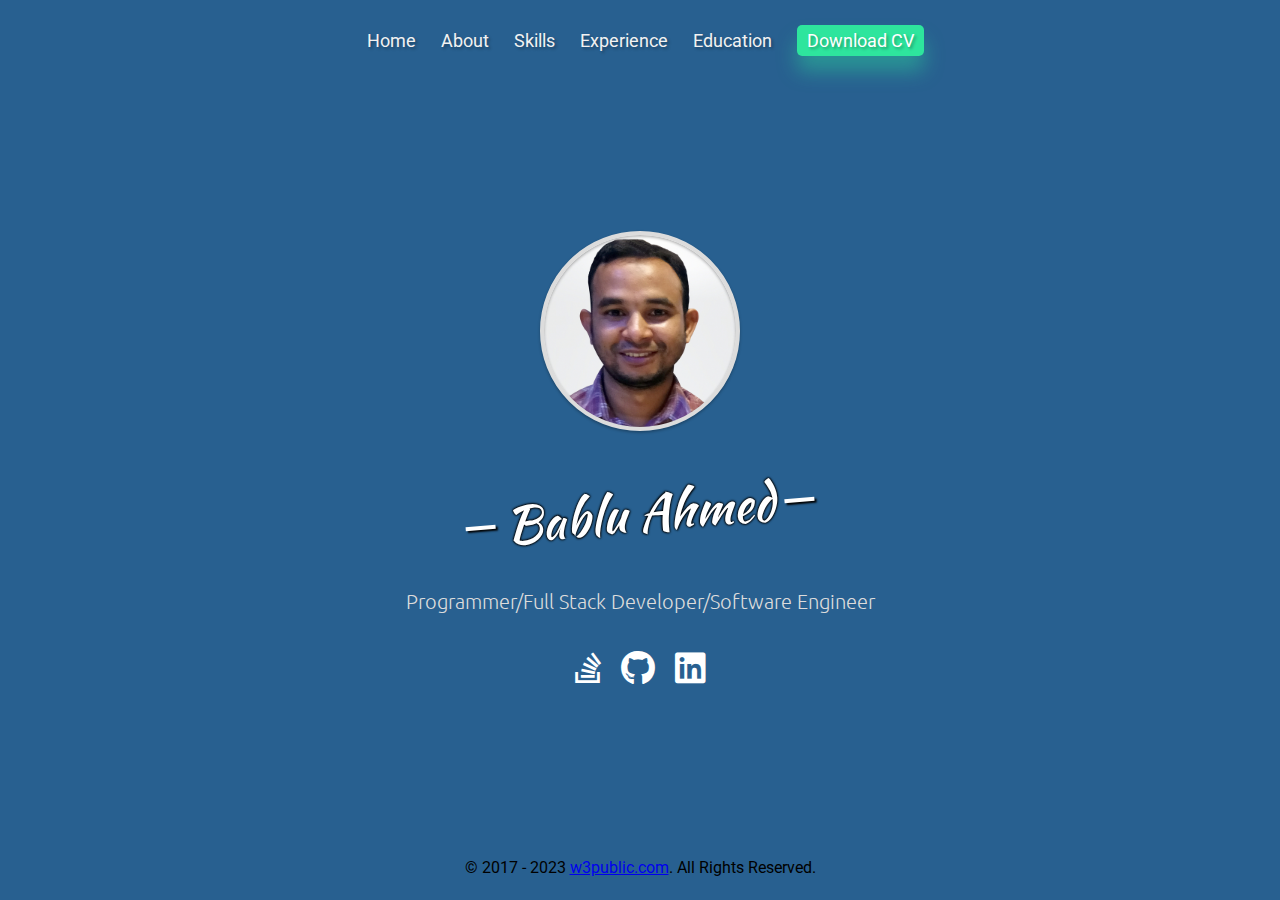
<file: index.html>
<!DOCTYPE html>
<html lang="en">

<head>
  <meta charset="UTF-8">
  <meta http-equiv="X-UA-Compatible" content="IE=edge">
  <meta name="viewport" content="width=device-width, initial-scale=1.0">
  <title>Bablu Ahmed</title>
  <link rel="shortcut icon" href="./images/favicon.ico" type="image/x-icon">
  <link rel="icon" href="./images/favicon.ico" type="image/x-icon">
  <link rel="stylesheet" href="./styles/home.style.css" />
</head>

<body>
  <div class="app-container">
    <header>
      <nav>
        <ul class="nav-list">
          <li><a href="/">Home</a></li>
          <li><a href="/about.html">About</a></li>
          <li><a href="/skills.html">Skills</a></li>
          <li><a href="/experience.html">Experience</a></li>
          <li><a href="/education.html">Education</a></li>
          <!-- <li><a href="#projects">Projects</a></li> -->
          <!-- <li><a href="#contact">Contact</a></li> -->
          <li class="cta"><a target="_blank"
              href="https://drive.google.com/uc?export=download&id=1VubfD5VU1hneHlEolHf27CRV4G4yBz5w">Download
              CV</a></li>
        </ul>
      </nav>
    </header>
    <main>
      <div class="profile-thumb">
      </div>
      <h1 class="name">Bablu Ahmed</h1>
      <h3 class="title">Programmer/Full Stack Developer/Software Engineer</h3>
      <ul class="social-links">
        <li><a target="_blank" href="https://stackoverflow.com/users/6836495/bablu-ahmed"><i
              class="icon fa-brands fa-stack-overflow"></i></a></li>
        <li><a target="_blank" href="https://github.com/bablukpik"><i class="icon fa-brands fa-github"></i></a></li>
        <li><a target="_blank" href="https://www.linkedin.com/in/bablukpik"><i
              class="icon fa-brands fa-linkedin"></i></a></li>
      </ul>
    </main>
    <footer>
      <p>&copy; 2017 - 2023 <a target="_self" href="http://w3public.com">w3public.com</a>. All Rights Reserved.</p>
    </footer>
  </div>
  <script>
    const currentPathname = window.location.pathname;
    document.querySelectorAll(".nav-list li a").forEach(el => {
      if (currentPathname === el.getAttribute("href")) {
        el.classList.add("active");
      } else {
        el.classList.remove("active");
      }
    });
  </script>
</body>

</html>
</file>
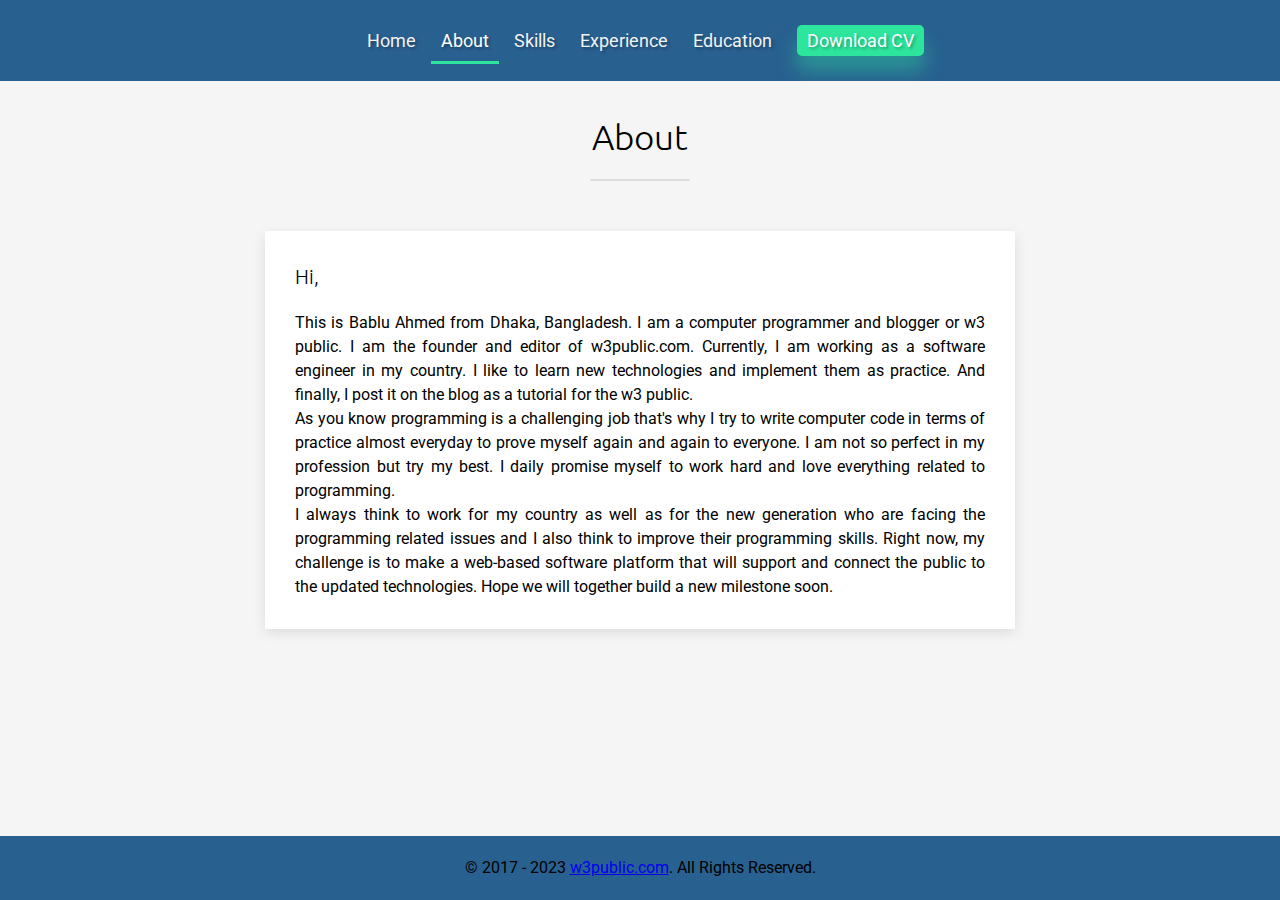
<file: about.html>
<!DOCTYPE html>
<html lang="en">

<head>
  <meta charset="UTF-8">
  <meta http-equiv="X-UA-Compatible" content="IE=edge">
  <meta name="viewport" content="width=device-width, initial-scale=1.0">
  <title>Bablu Ahmed</title>
  <link rel="shortcut icon" href="./images/favicon.ico" type="image/x-icon">
  <link rel="icon" href="./images/favicon.ico" type="image/x-icon">
  <link rel="stylesheet" href="./styles/about.style.css" />
</head>

<body>
  <div class="app-container">
    <header>
      <nav>
        <ul class="nav-list">
          <li><a href="/">Home</a></li>
          <li><a href="/about.html">About</a></li>
          <li><a href="/skills.html">Skills</a></li>
          <li><a href="/experience.html">Experience</a></li>
          <li><a href="/education.html">Education</a></li>
          <!-- <li><a href="#projects">Projects</a></li> -->
          <!-- <li><a href="#contact">Contact</a></li> -->
          <!-- <li class="cta"><a target="_blank" href="https://docs.google.com/document/d/1RoatFCE_emllY3CCXS_ndey2eqUNjhdebLsRwnftMt8/export?format=pdf">Download CV</a></li> -->
          <li class="cta"><a target="_blank" href="https://drive.google.com/uc?export=download&id=1VubfD5VU1hneHlEolHf27CRV4G4yBz5w">Download CV</a></li>
        </ul>
      </nav>
    </header>
    <main>
      <section id="about">
        <div class="page-title">
          <h2>About</h2>
        </div>
        <div class="page-content">
          <h3>Hi,</h3>
          <p>This is Bablu Ahmed from Dhaka, Bangladesh. I am a computer programmer and blogger or w3 public. I am the
            founder and editor of w3public.com. Currently, I am working as a software engineer in my country. I like to
            learn new technologies and implement them as practice. And finally, I post it on the blog as a tutorial for
            the
            w3 public.
          </p>
          <p>
            As you know programming is a challenging job that's why I try to write computer code in terms of practice
            almost
            everyday to prove myself again and again to everyone. I am not so perfect in my profession but try my best.
            I
            daily promise myself to work hard and love everything related to programming.
          </p>

          <p>
            I always think to work for my country as well as for the new generation who are facing the programming
            related
            issues and I also think to improve their programming skills. Right now, my challenge is to make a web-based
            software platform that will support and connect the public to the updated technologies. Hope we will
            together
            build a new milestone soon.
          </p>

        </div>
      </section>
    </main>
    <footer>
      <p>&copy; 2017 - 2023 <a target="_self" href="http://w3public.com">w3public.com</a>. All Rights Reserved.</p>
    </footer>
  </div>

  <script>
    const currentPathname = window.location.pathname;
    document.querySelectorAll(".nav-list li a").forEach(el => {
      if (currentPathname === el.getAttribute("href")) {
        el.classList.add("active");
      } else {
        el.classList.remove("active");
      }
    });
  </script>
</body>

</html>
</file>
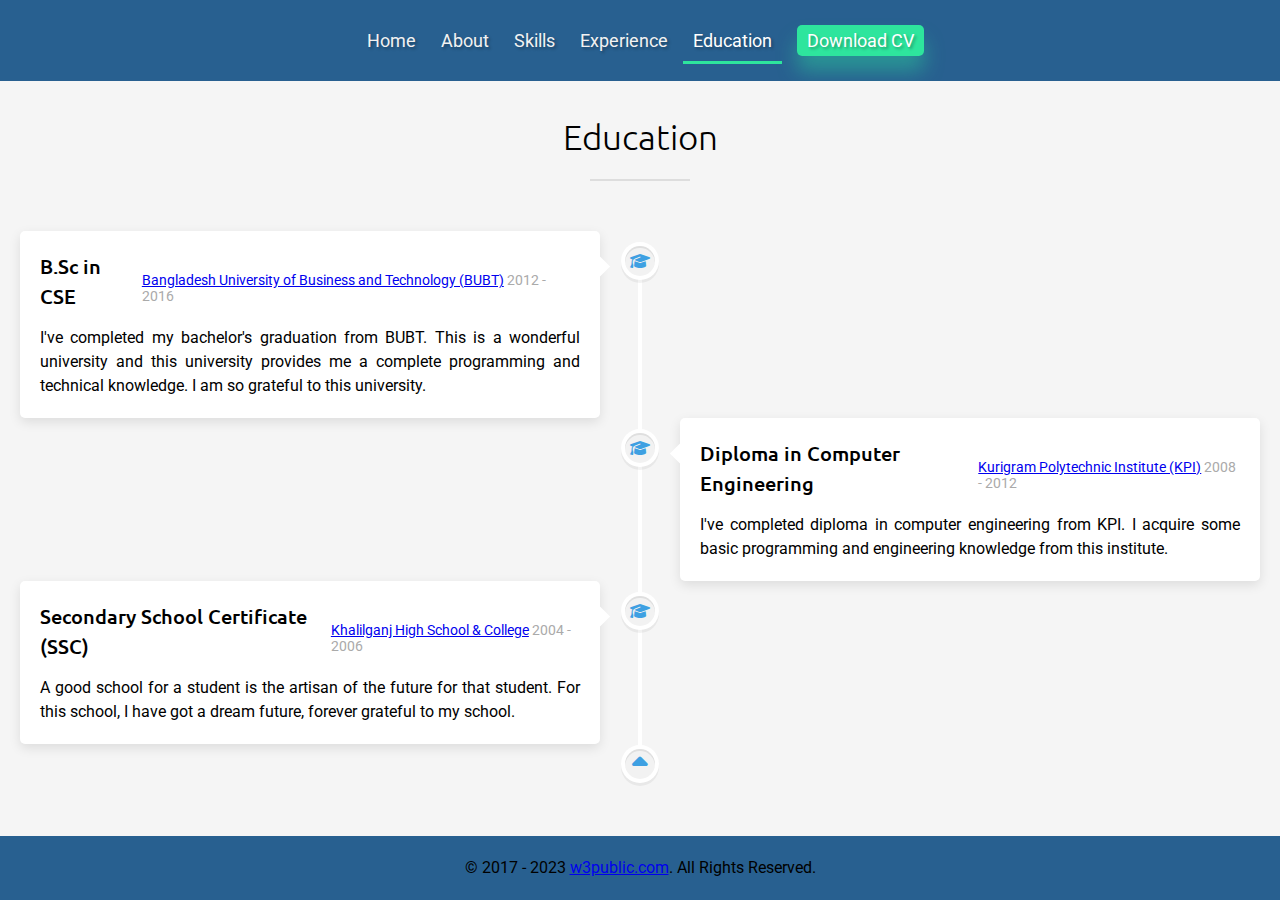
<file: education.html>
<!DOCTYPE html>
<html lang="en">

<head>
  <meta charset="UTF-8">
  <meta http-equiv="X-UA-Compatible" content="IE=edge">
  <meta name="viewport" content="width=device-width, initial-scale=1.0">
  <title>Bablu Ahmed</title>
  <link rel="shortcut icon" href="./images/favicon.ico" type="image/x-icon">
  <link rel="icon" href="./images/favicon.ico" type="image/x-icon">
  <link rel="stylesheet" href="./styles/education.style.css" />
</head>

<body>
  <div class="app-container">
    <header>
      <nav>
        <ul class="nav-list">
          <li><a href="/">Home</a></li>
          <li><a href="/about.html">About</a></li>
          <li><a href="/skills.html">Skills</a></li>
          <li><a href="/experience.html">Experience</a></li>
          <li><a href="/education.html">Education</a></li>
          <!-- <li><a href="#projects">Projects</a></li> -->
          <!-- <li><a href="#contact">Contact</a></li> -->
          <li class="cta"><a target="_blank"
              href="https://drive.google.com/uc?export=download&id=1VubfD5VU1hneHlEolHf27CRV4G4yBz5w">Download
              CV</a></li>
        </ul>
      </nav>
    </header>
    <main>
      <section id="education">
        <div class="page-title">
          <h2>Education</h2>
        </div>
        <div class="timeline">
          <div class="center-line">
            <a href="#" class="scroll-icon"><i class="fas fa-caret-up"></i></a>
          </div>
          <div class="timeline-item timeline-item-left">
            <section>
              <i class="icon fa-solid fa-graduation-cap"></i>
              <div class="details">
                <h3 class="title">B.Sc in CSE</h3>
                <span class="timeline-date"><a target="_blank" href="https://www.bubt.edu.bd">Bangladesh University of
                    Business and Technology (BUBT)</a> 2012 - 2016</span>
              </div>
              <p>I've completed my bachelor's graduation from BUBT. This is a wonderful university and this university
                provides me a complete programming and technical knowledge. I am so grateful to this university.</p>
            </section>
          </div>
          <div class="timeline-item timeline-item-right">
            <section>
              <i class="icon fa-solid fa-graduation-cap"></i>
              <div class="details">
                <h3 class="title">Diploma in Computer Engineering</h3>
                <span class="timeline-date"><a target="_blank" href="http://kpik.gov.bd">Kurigram Polytechnic
                    Institute (KPI)</a> 2008 - 2012</span>
              </div>
              <p>I've completed diploma in computer engineering from KPI. I acquire some basic programming and
                engineering knowledge from this institute.</p>
            </section>
          </div>
          <div class="timeline-item timeline-item-left">
            <section>
              <i class="icon fa-solid fa-graduation-cap"></i>
              <div class="details">
                <h3 class="title">Secondary School Certificate (SSC)</h3>
                <span class="timeline-date"><a target="_blank" href="#">Khalilganj High School & College</a> 2004 -
                  2006</span>
              </div>
              <p>A good school for a student is the artisan of the future for that student. For this school, I have got
                a dream future, forever grateful to my school.</p>
            </section>
          </div>
        </div>
      </section>
    </main>
    <footer>
      <p>&copy; 2017 - 2023 <a target="_self" href="http://w3public.com">w3public.com</a>. All Rights Reserved.</p>
    </footer>
  </div>
  <script>
    const currentPathname = window.location.pathname;
    document.querySelectorAll(".nav-list li a").forEach(el => {
      if (currentPathname === el.getAttribute("href")) {
        el.classList.add("active");
      } else {
        el.classList.remove("active");
      }
    });
  </script>
</body>

</html>
</file>
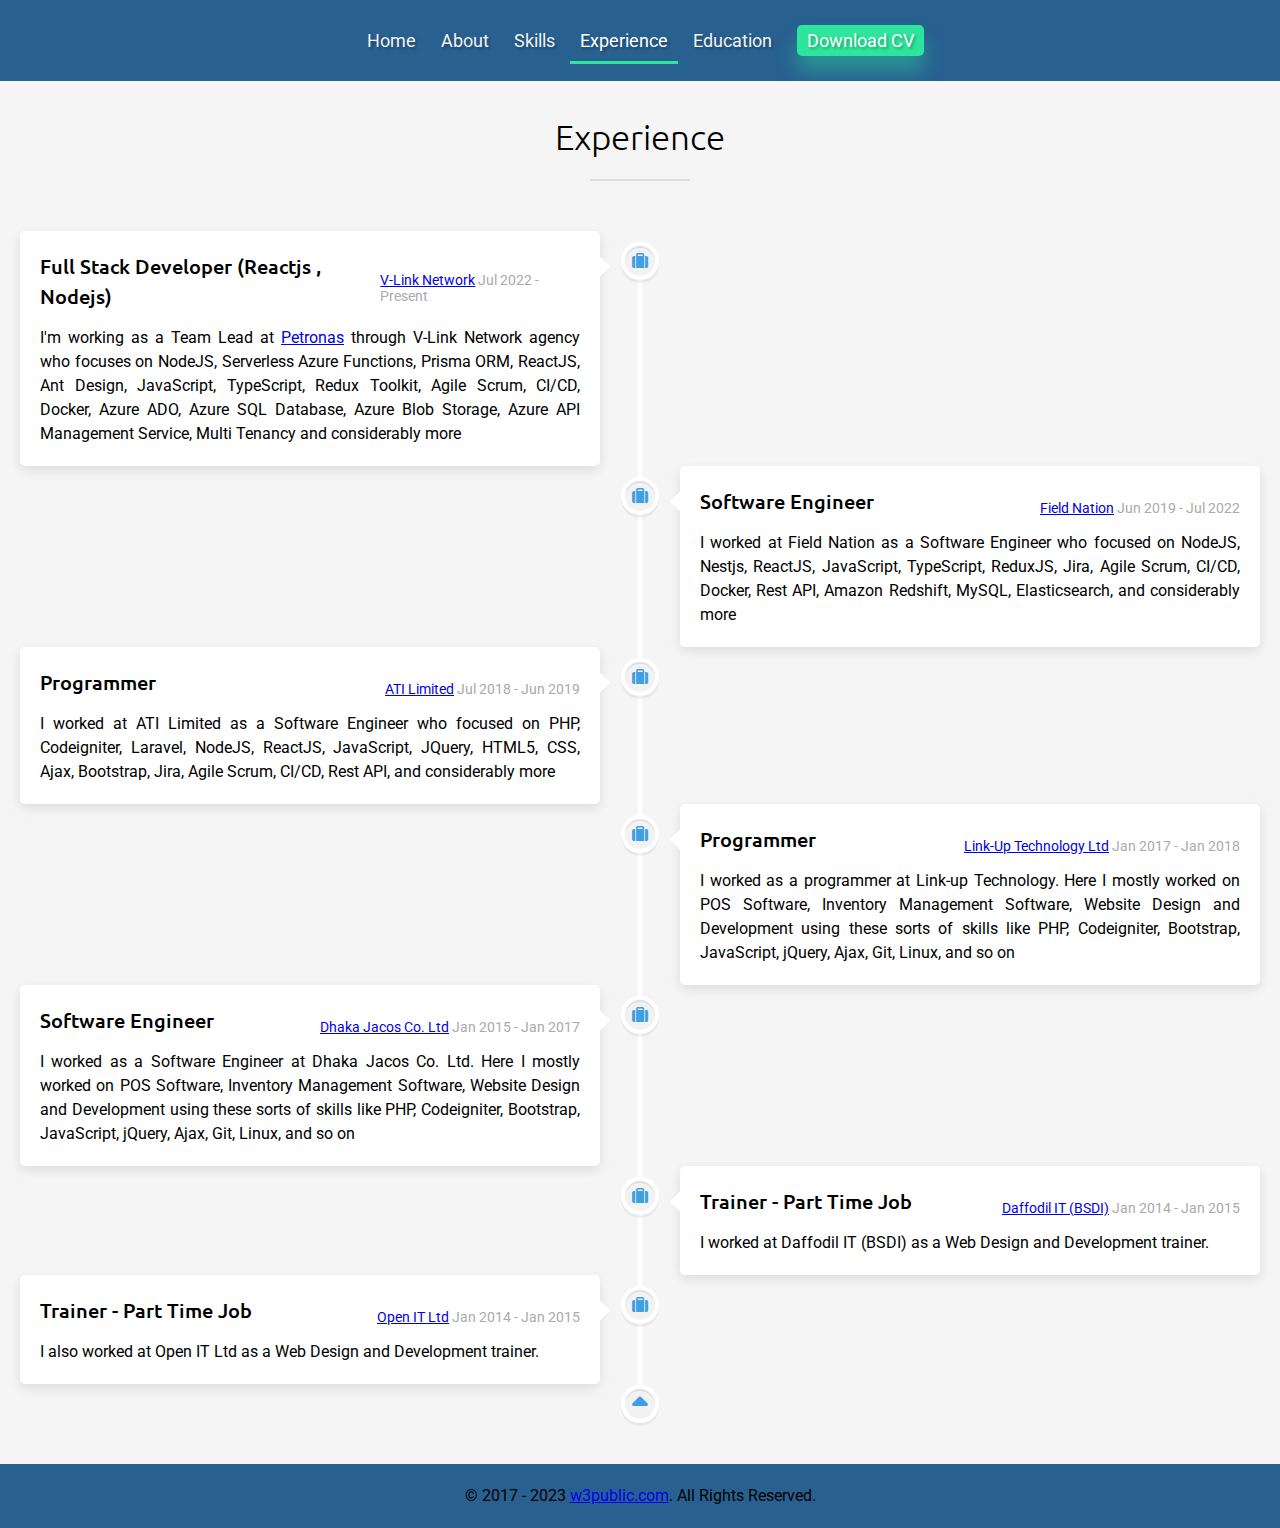
<file: experience.html>
<!DOCTYPE html>
<html lang="en">

<head>
  <meta charset="UTF-8">
  <meta http-equiv="X-UA-Compatible" content="IE=edge">
  <meta name="viewport" content="width=device-width, initial-scale=1.0">
  <title>Bablu Ahmed</title>
  <link rel="shortcut icon" href="./images/favicon.ico" type="image/x-icon">
  <link rel="icon" href="./images/favicon.ico" type="image/x-icon">
  <link rel="stylesheet" href="./styles/experience.style.css" />
</head>

<body>
  <div class="app-container">
    <header>
      <nav>
        <ul class="nav-list">
          <li><a href="/">Home</a></li>
          <li><a href="/about.html">About</a></li>
          <li><a href="/skills.html">Skills</a></li>
          <li><a href="/experience.html">Experience</a></li>
          <li><a href="/education.html">Education</a></li>
          <!-- <li><a href="#projects">Projects</a></li> -->
          <!-- <li><a href="#contact">Contact</a></li> -->
          <li class="cta"><a target="_blank"
              href="https://drive.google.com/uc?export=download&id=1VubfD5VU1hneHlEolHf27CRV4G4yBz5w">Download
              CV</a></li>
        </ul>
      </nav>
    </header>
    <main>
      <section id="experience">
        <div class="page-title">
          <h2>Experience</h2>
        </div>
        <div class="timeline">
          <div class="center-line">
            <a href="#" class="scroll-icon"><i class="fas fa-caret-up"></i></a>
          </div>
          <div class="timeline-item timeline-item-left">
            <section>
              <i class="icon fa-solid fa-suitcase"></i>
              <div class="details">
                <h3 class="title">Full Stack Developer (Reactjs , Nodejs)</h3>
                <span class="timeline-date"><a target="_blank" href="https://v-linknetwork.com">V-Link Network</a> Jul
                  2022 - Present</span>
              </div>
              <p>I'm working as a Team Lead at <a href="https://www.petronas.com">Petronas</a> through V-Link Network
                agency who focuses on NodeJS, Serverless Azure Functions, Prisma ORM, ReactJS, Ant Design, JavaScript,
                TypeScript, Redux Toolkit, Agile Scrum, CI/CD, Docker, Azure ADO, Azure SQL Database, Azure Blob
                Storage, Azure API Management Service, Multi Tenancy and considerably more</p>
            </section>
          </div>
          <div class="timeline-item timeline-item-right">
            <section>
              <i class="icon fa-solid fa-suitcase"></i>
              <div class="details">
                <h3 class="title">Software Engineer</h3>
                <span class="timeline-date"><a target="_blank" href="https://fieldnation.com">Field Nation</a> Jun 2019
                  - Jul 2022</span>
              </div>
              <p>I worked at Field Nation as a Software Engineer
                who focused on NodeJS, Nestjs, ReactJS, JavaScript, TypeScript, ReduxJS, Jira, Agile Scrum, CI/CD,
                Docker, Rest API, Amazon Redshift, MySQL, Elasticsearch, and considerably more</p>
            </section>
          </div>
          <div class="timeline-item timeline-item-left">
            <section>
              <i class="icon fa-solid fa-suitcase"></i>
              <div class="details">
                <h3 class="title">Programmer</h3>
                <span class="timeline-date"><a target="_blank" href="https://www.atilimited.net">ATI Limited</a> Jul
                  2018 - Jun 2019</span>
              </div>
              <p>I worked at ATI Limited as a Software Engineer
                who focused on PHP, Codeigniter, Laravel, NodeJS, ReactJS, JavaScript, JQuery, HTML5, CSS, Ajax,
                Bootstrap, Jira, Agile Scrum, CI/CD, Rest API, and considerably more</p>
            </section>
          </div>
          <div class="timeline-item timeline-item-right">
            <section>
              <i class="icon fa-solid fa-suitcase"></i>
              <div class="details">
                <h3 class="title">Programmer</h3>
                <span class="timeline-date"><a target="_blank" href="http://linktechbd.com">Link-Up Technology Ltd</a>
                  Jan 2017 - Jan 2018</span>
              </div>
              <p>I worked as a programmer at Link-up Technology. Here I mostly worked on POS Software, Inventory
                Management Software, Website Design and Development using these sorts of skills like PHP, Codeigniter,
                Bootstrap, JavaScript, jQuery, Ajax, Git, Linux, and so on</p>
            </section>
          </div>
          <div class="timeline-item timeline-item-left">
            <section>
              <i class="icon fa-solid fa-suitcase"></i>
              <div class="details">
                <h3 class="title">Software Engineer</h3>
                <span class="timeline-date"><a target="_blank" href="https://dhakajacos.com.bd">Dhaka Jacos Co. Ltd</a>
                  Jan 2015 - Jan 2017</span>
              </div>
              <p>I worked as a Software Engineer at Dhaka Jacos Co. Ltd. Here I mostly worked on POS Software, Inventory
                Management Software, Website Design and Development using these sorts of skills like PHP, Codeigniter,
                Bootstrap, JavaScript, jQuery, Ajax, Git, Linux, and so on</p>
            </section>
          </div>
          <div class="timeline-item timeline-item-right">
            <section>
              <i class="icon fa-solid fa-suitcase"></i>
              <div class="details">
                <h3 class="title">Trainer - Part Time Job</h3>
                <span class="timeline-date"><a target="_blank" href="https://bsdi-bd.org">Daffodil IT (BSDI)</a>
                  Jan 2014 - Jan 2015</span>
              </div>
              <p>I worked at Daffodil IT (BSDI) as a Web Design and Development trainer.</p>
            </section>
          </div>
          <div class="timeline-item timeline-item-left">
            <section>
              <i class="icon fa-solid fa-suitcase"></i>
              <div class="details">
                <h3 class="title">Trainer - Part Time Job</h3>
                <span class="timeline-date"><a target="_blank" href="http://openitbd.com">Open IT Ltd</a>
                  Jan 2014 - Jan 2015</span>
              </div>
              <p>I also worked at Open IT Ltd as a Web Design and Development trainer.</p>
            </section>
          </div>
        </div>
      </section>
    </main>
    <footer>
      <p>&copy; 2017 - 2023 <a target="_self" href="http://w3public.com">w3public.com</a>. All Rights Reserved.</p>
    </footer>
  </div>
  <script>
    const currentPathname = window.location.pathname;
    document.querySelectorAll(".nav-list li a").forEach(el => {
      if (currentPathname === el.getAttribute("href")) {
        el.classList.add("active");
      } else {
        el.classList.remove("active");
      }
    });
  </script>
</body>

</html>
</file>
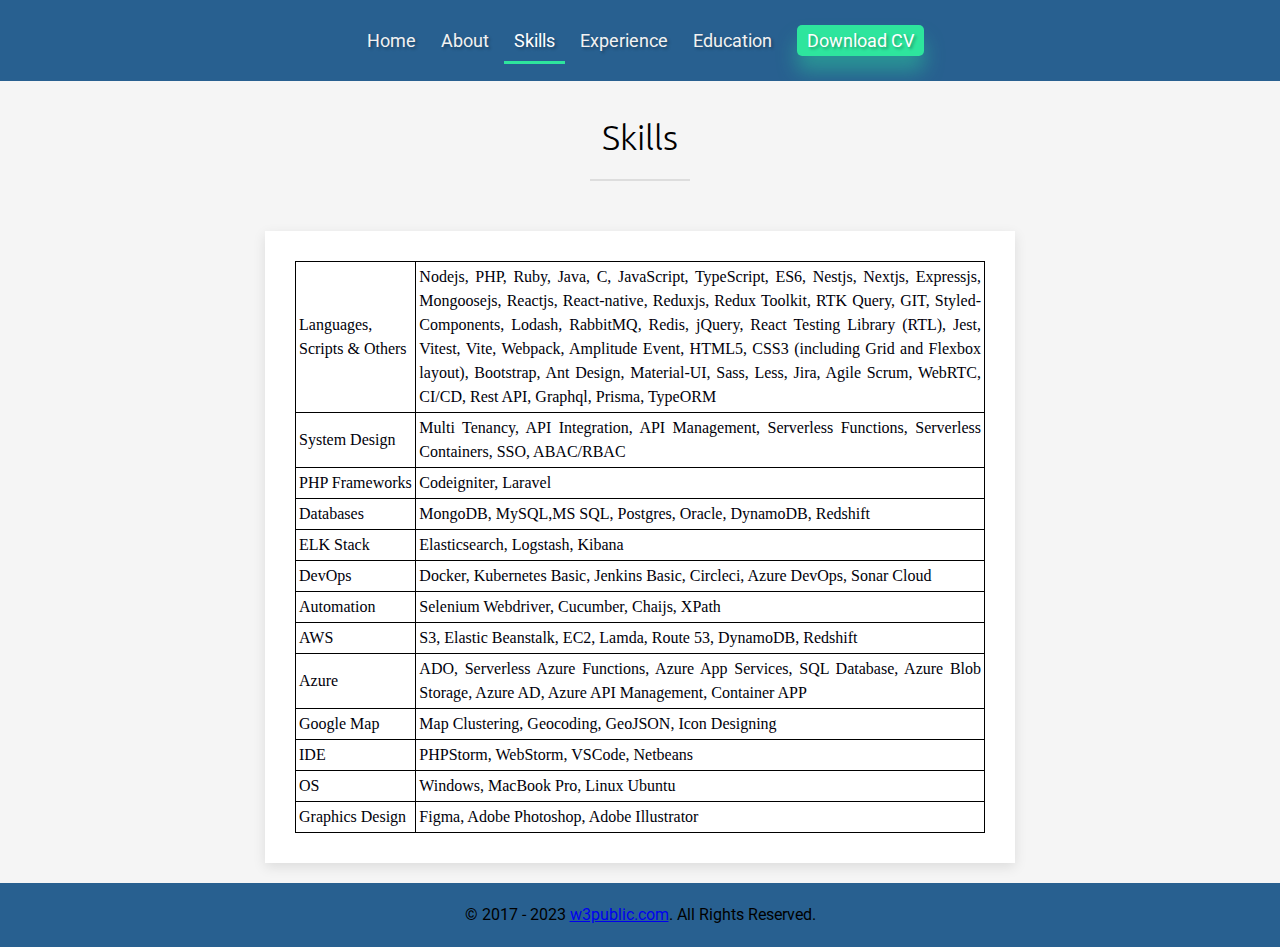
<file: skills.html>
<!DOCTYPE html>
<html lang="en">

<head>
  <meta charset="UTF-8">
  <meta http-equiv="X-UA-Compatible" content="IE=edge">
  <meta name="viewport" content="width=device-width, initial-scale=1.0">
  <title>Bablu Ahmed</title>
  <link rel="shortcut icon" href="./images/favicon.ico" type="image/x-icon">
  <link rel="icon" href="./images/favicon.ico" type="image/x-icon">
  <link rel="stylesheet" href="./styles/skills.style.css" />
</head>

<body>
  <div class="app-container">
    <header>
      <nav>
        <ul class="nav-list">
          <li><a href="/">Home</a></li>
          <li><a href="/about.html">About</a></li>
          <li><a href="/skills.html">Skills</a></li>
          <li><a href="/experience.html">Experience</a></li>
          <li><a href="/education.html">Education</a></li>
          <!-- <li><a href="#projects">Projects</a></li> -->
          <!-- <li><a href="#contact">Contact</a></li> -->
          <li class="cta"><a target="_blank"
              href="https://drive.google.com/uc?export=download&id=1VubfD5VU1hneHlEolHf27CRV4G4yBz5w">Download
              CV</a></li>
        </ul>
      </nav>
    </header>
    <main>
      <section id="skills">
        <div class="page-title">
          <h2>Skills</h2>
        </div>

        <div class="page-content">
          <table cellspacing="0" style="border-collapse:collapse; border:none;">
            <tbody>
              <tr>
                <td
                  style="border-bottom:1px solid #000000; border-left:1px solid #000000; border-right:1px solid #000000; border-top:1px solid #000000; vertical-align:middle; width:122px">
                  <p><span><span style="font-family:'Times New Roman'"><span style="color:#00000a">Languages, Scripts
                          &amp; Others</span></span></span></p>
                </td>
                <td
                  style="border-bottom:1px solid #000000; border-left:1px solid #000000; border-right:1px solid #000000; border-top:1px solid #000000; vertical-align:middle; width:592px">
                  <p><span><span style="font-family:'Times New Roman'"><span style="color:#00000a">Nodejs, PHP, Ruby,
                          Java, C, JavaScript, TypeScript, ES6, Nestjs, Nextjs,
                          Expressjs, Mongoosejs, Reactjs, React-native, Reduxjs, Redux Toolkit, RTK Query, GIT,
                          Styled-Components, Lodash, RabbitMQ, Redis, jQuery, React Testing Library (RTL), Jest, Vitest,
                          Vite, Webpack, Amplitude Event, HTML5, CSS3 (including Grid and Flexbox layout), Bootstrap,
                          Ant Design, Material-UI, Sass, Less, Jira, Agile Scrum, WebRTC, CI/CD, Rest API, Graphql,
                          Prisma, TypeORM</span></span></span></p>
                </td>
              </tr>
              <tr>
                <td
                  style="border-bottom:1px solid #000000; border-left:1px solid #000000; border-right:1px solid #000000; border-top:1px solid #000000; vertical-align:middle; width:122px">
                  <p><span><span style="font-family:'Times New Roman'"><span style="color:#00000a">System
                          Design</span></span></span></p>
                </td>
                <td
                  style="border-bottom:1px solid #000000; border-left:1px solid #000000; border-right:1px solid #000000; border-top:1px solid #000000; vertical-align:middle; width:592px">
                  <p><span><span style="font-family:'Times New Roman'"><span style="color:#00000a">Multi Tenancy, API
                          Integration, API Management, Serverless Functions, Serverless Containers, SSO,
                          ABAC/RBAC</span></span></span></p>
                </td>
              </tr>
              <tr>
                <td
                  style="border-bottom:1px solid #000000; border-left:1px solid #000000; border-right:1px solid #000000; border-top:1px solid #000000; vertical-align:middle; width:122px">
                  <p><span><span style="font-family:'Times New Roman'"><span style="color:#00000a">PHP
                          Frameworks</span></span></span></p>
                </td>
                <td
                  style="border-bottom:1px solid #000000; border-left:1px solid #000000; border-right:1px solid #000000; border-top:1px solid #000000; vertical-align:middle; width:592px">
                  <p><span><span style="font-family:'Times New Roman'"><span style="color:#00000a">Codeigniter,
                          Laravel</span></span></span></p>
                </td>
              </tr>
              <tr>
                <td
                  style="border-bottom:1px solid #000000; border-left:1px solid #000000; border-right:1px solid #000000; border-top:1px solid #000000; vertical-align:middle; width:122px">
                  <p><span><span style="font-family:'Times New Roman'"><span
                          style="color:#00000a">Databases</span></span></span></p>
                </td>
                <td
                  style="border-bottom:1px solid #000000; border-left:1px solid #000000; border-right:1px solid #000000; border-top:1px solid #000000; vertical-align:middle; width:592px">
                  <p><span><span style="font-family:'Times New Roman'"><span style="color:#00000a">MongoDB, MySQL,MS
                          SQL, Postgres, Oracle, DynamoDB,
                          Redshift</span></span></span></p>
                </td>
              </tr>
              <tr>
                <td
                  style="border-bottom:1px solid #000000; border-left:1px solid #000000; border-right:1px solid #000000; border-top:1px solid #000000; vertical-align:middle; width:122px">
                  <p><span><span style="font-family:'Times New Roman'"><span style="color:#00000a">ELK
                          Stack</span></span></span></p>
                </td>
                <td
                  style="border-bottom:1px solid #000000; border-left:1px solid #000000; border-right:1px solid #000000; border-top:1px solid #000000; vertical-align:middle; width:592px">
                  <p><span><span style="font-family:'Times New Roman'"><span style="color:#00000a">Elasticsearch,
                          Logstash, Kibana</span></span></span></p>
                </td>
              </tr>
              <tr>
                <td
                  style="border-bottom:1px solid #000000; border-left:1px solid #000000; border-right:1px solid #000000; border-top:1px solid #000000; vertical-align:middle; width:122px">
                  <p><span><span style="font-family:'Times New Roman'"><span
                          style="color:#00000a">DevOps</span></span></span></p>
                </td>
                <td
                  style="border-bottom:1px solid #000000; border-left:1px solid #000000; border-right:1px solid #000000; border-top:1px solid #000000; vertical-align:middle; width:592px">
                  <p><span><span style="font-family:'Times New Roman'"><span style="color:#00000a">Docker, Kubernetes
                          Basic, Jenkins Basic, Circleci, Azure DevOps, Sonar
                          Cloud</span></span></span></p>
                </td>
              </tr>
              <tr>
                <td
                  style="border-bottom:1px solid #000000; border-left:1px solid #000000; border-right:1px solid #000000; border-top:1px solid #000000; vertical-align:middle; width:122px">
                  <p><span><span style="font-family:'Times New Roman'"><span
                          style="color:#00000a">Automation</span></span></span></p>
                </td>
                <td
                  style="border-bottom:1px solid #000000; border-left:1px solid #000000; border-right:1px solid #000000; border-top:1px solid #000000; vertical-align:middle; width:592px">
                  <p><span><span style="font-family:'Times New Roman'"><span style="color:#00000a">Selenium Webdriver,
                          Cucumber, Chaijs, XPath</span></span></span></p>
                </td>
              </tr>
              <tr>
                <td
                  style="border-bottom:1px solid #000000; border-left:1px solid #000000; border-right:1px solid #000000; border-top:1px solid #000000; vertical-align:middle; width:122px">
                  <p><span><span style="font-family:'Times New Roman'"><span
                          style="color:#00000a">AWS</span></span></span></p>
                </td>
                <td
                  style="border-bottom:1px solid #000000; border-left:1px solid #000000; border-right:1px solid #000000; border-top:1px solid #000000; vertical-align:middle; width:592px">
                  <p><span><span style="font-family:'Times New Roman'"><span style="color:#00000a">S3, Elastic
                          Beanstalk, EC2, Lamda, Route 53, DynamoDB,
                          Redshift</span></span></span></p>
                </td>
              </tr>
              <tr>
                <td
                  style="border-bottom:1px solid #000000; border-left:1px solid #000000; border-right:1px solid #000000; border-top:1px solid #000000; vertical-align:middle; width:122px">
                  <p><span><span style="font-family:'Times New Roman'"><span
                          style="color:#00000a">Azure</span></span></span></p>
                </td>
                <td
                  style="border-bottom:1px solid #000000; border-left:1px solid #000000; border-right:1px solid #000000; border-top:1px solid #000000; vertical-align:middle; width:592px">
                  <p><span><span style="font-family:'Times New Roman'"><span style="color:#00000a">ADO, Serverless Azure
                          Functions, Azure App Services, SQL Database, Azure
                          Blob Storage, Azure AD, Azure API Management, Container APP</span></span></span></p>
                </td>
              </tr>
              <tr>
                <td
                  style="border-bottom:1px solid #000000; border-left:1px solid #000000; border-right:1px solid #000000; border-top:1px solid #000000; vertical-align:middle; width:122px">
                  <p><span><span style="font-family:'Times New Roman'"><span style="color:#00000a">Google
                          Map</span></span></span></p>
                </td>
                <td
                  style="border-bottom:1px solid #000000; border-left:1px solid #000000; border-right:1px solid #000000; border-top:1px solid #000000; vertical-align:middle; width:592px">
                  <p><span><span style="font-family:'Times New Roman'"><span style="color:#00000a">Map Clustering,
                          Geocoding, GeoJSON, Icon Designing</span></span></span>
                  </p>
                </td>
              </tr>
              <tr>
                <td
                  style="border-bottom:1px solid #000000; border-left:1px solid #000000; border-right:1px solid #000000; border-top:1px solid #000000; vertical-align:middle; width:122px">
                  <p><span><span style="font-family:'Times New Roman'"><span
                          style="color:#00000a">IDE</span></span></span></p>
                </td>
                <td
                  style="border-bottom:1px solid #000000; border-left:1px solid #000000; border-right:1px solid #000000; border-top:1px solid #000000; vertical-align:middle; width:592px">
                  <p><span><span style="font-family:'Times New Roman'"><span style="color:#00000a">PHPStorm, WebStorm,
                          VSCode, Netbeans</span></span></span></p>
                </td>
              </tr>
              <tr>
                <td
                  style="border-bottom:1px solid #000000; border-left:1px solid #000000; border-right:1px solid #000000; border-top:1px solid #000000; vertical-align:middle; width:122px">
                  <p><span><span style="font-family:'Times New Roman'"><span
                          style="color:#00000a">OS</span></span></span></p>
                </td>
                <td
                  style="border-bottom:1px solid #000000; border-left:1px solid #000000; border-right:1px solid #000000; border-top:1px solid #000000; vertical-align:middle; width:592px">
                  <p><span><span style="font-family:'Times New Roman'"><span style="color:#00000a">Windows, MacBook Pro,
                          Linux Ubuntu</span></span></span></p>
                </td>
              </tr>
              <tr>
                <td
                  style="border-bottom:1px solid #000000; border-left:1px solid #000000; border-right:1px solid #000000; border-top:1px solid #000000; vertical-align:middle; width:122px">
                  <p><span><span style="font-family:'Times New Roman'"><span style="color:#00000a">Graphics
                          Design</span></span></span></p>
                </td>
                <td
                  style="border-bottom:1px solid #000000; border-left:1px solid #000000; border-right:1px solid #000000; border-top:1px solid #000000; vertical-align:middle; width:592px">
                  <p><span><span style="font-family:'Times New Roman'"><span style="color:#00000a">Figma, Adobe
                          Photoshop, Adobe Illustrator</span></span></span></p>
                </td>
              </tr>
            </tbody>
          </table>

        </div>
      </section>
    </main>
    <footer>
      <p>&copy; 2017 - 2023 <a target="_self" href="http://w3public.com">w3public.com</a>. All Rights Reserved.</p>
    </footer>
  </div>
  <script>
    const currentPathname = window.location.pathname;
    document.querySelectorAll(".nav-list li a").forEach(el => {
      if (currentPathname === el.getAttribute("href")) {
        el.classList.add("active");
      } else {
        el.classList.remove("active");
      }
    });
  </script>
</body>

</html>
</file>
<file: styles/home.style.css>
@import url('./common.style.css');

main {
  flex: 1 1 auto;
  display: flex;
  flex-direction: column;
  justify-content: center;
  align-items: center;
  gap: 1.5rem;
  color: var(--gray1);
}

.profile-thumb {
  background-image: url("../images/bablu-ahmed.png");
  background-size: cover;
  background-position: center center;
  background-repeat: no-repeat;
  height: 20rem;
  width: 20rem;
  border-radius: 50%;
  background-color: rgba(243,246,248,.94);
  border: .4rem solid var(--gray1);
  box-shadow: inset 0 1.5px 3px 0 rgba(0, 0, 0, .3), 0 1.5px 3px 0 rgba(0, 0, 0, .3);
  margin-bottom: 3rem;
}

.profile-thumb img {
  max-width: 20rem;
}

.name {
  font-family: 'Kaushan Script', cursive;
  text-shadow: -1px 0 2px rgb(0 0 0 / 70%), 0 1px 2px rgb(0 0 0 / 70%), 1px 0 2px rgb(0 0 0 / 70%), 0 -1px 2px rgb(0 0 0 / 70%);
  transform: rotate(-5deg);
  display: flex;
  justify-content: center;
  align-items: center;
  gap: 1rem;
  color: #fff;
}

.name::before {
  width: 30px;
  height: 4px;
  content: '';
  background: #fff;
  box-shadow: 2px 2px 2px black;
}

.name::after {
  width: 30px;
  height: 4px;
  content: '';
  background: #fff;
  box-shadow: 2px 2px 2px black;
}

.social-links {
  list-style: none;
  display: flex;
  gap: 2rem;
}

.social-links .icon {
  font-size: 3.5rem;
  color: #fff;
}
</file>
<file: styles/about.style.css>
@import url('./common.style.css');

main {
  flex: 1;
  display: flex;
  background-color: #f5f5f5;
}

#about {
  flex: 1;
}
</file>
<file: styles/education.style.css>
@import url('./experience.style.css');
</file>
<file: styles/experience.style.css>
@import url('./common.style.css');

#experience, 
#education {
  display: flex;
  flex-direction: column;
  align-items: center;
  justify-content: center;
  /* background-color: #f5f5f5; */
  margin-bottom: 20px;
}

main {
  background-color: #f5f5f5;
  flex: 1;
}

.timeline{
  position: relative;
  padding: 0 20px 20px 20px;
  margin-bottom: 40px;
  max-width: 140rem;
}

.center-line{
  position: absolute;
  height: 100%;
  width: 4px;
  background: #fff;
  left: 50%;
  top: 15px;
  transform: translateX(-50%);
}

.timeline-item{
  display: flex;
}

.timeline-item-left{
  justify-content: flex-start;
}

.timeline-item-right{
  justify-content: flex-end;
}

.timeline-item section{
  background: #fff;
  border-radius: 5px;
  width: calc(50% - 40px);
  padding: 20px;
  position: relative;
  box-shadow: rgba(0, 0, 0, 0.1) 0 0.4rem 1.2rem;
}

.timeline-item section::before{
  position: absolute;
  content: "";
  height: 1.5rem;
  width: 1.5rem;
  background: #fff;
  top: 28px;
  transform: rotate(45deg);
}

.timeline-item-left section::before{
  right: -7px;
}

.timeline-item-right section::before{
  left: -7px;
}

.timeline-item section .icon,
.center-line .scroll-icon{
  position: absolute;
  background: #f2f2f2;
  height: 30px;
  width: 30px;
  text-align: center;
  line-height: 30px;
  border-radius: 50%;
  color: #3ea0e2;
  font-size: 16px;
  box-shadow: 0 0 0 4px #fff, inset 0 2px 0 rgba(0,0,0,0.08), 0 3px 0 4px rgba(0,0,0,0.05);
}

.center-line .scroll-icon{
  bottom: 0px;
  left: 50%;
  font-size: 25px;
  transform: translateX(-50%);
}

.timeline-item-left section .icon{
  top: 15px;
  right: -55px;
}

.timeline-item-right section .icon{
  top: 15px;
  left: -55px;
}

.timeline-item section .details,
.timeline-item section .bottom{
  display: flex;
  align-items: center;
  justify-content: space-between;
}

.timeline-item section .details .title{
  font-weight: 500;
  margin-bottom: 15px;
}

.timeline-item section p{
  text-align: justify;
}

.timeline-item section .bottom a{
  text-decoration: none;
  background: #3ea0e2;
  color: #fff;
  padding: 7px 15px;
  border-radius: 5px;
  font-weight: 400;
  transition: all 0.3s ease;
}

.timeline-item section .bottom a:hover{
  transform: scale(0.97);
}

.timeline-date {
  display: block;
  font-size: 14px;
  color: #aaa;
}

@media(max-width: 790px){
  .center-line{
    left: 4rem;
  }
  
  .timeline-item{
    margin: 1rem 0 0.3rem 6rem;
  }
  
  .timeline-item section{
    width: 100%;
  }
  
  .timeline-item-left section::before{
    left: -0.7rem;
  }
  
  .timeline-item-left section .icon{
    left: -5.5rem;
  }
}
</file>
<file: styles/skills.style.css>
@import url('./experience.style.css');

.page-content tr td{
  padding: 0.3rem;
}
</file>
